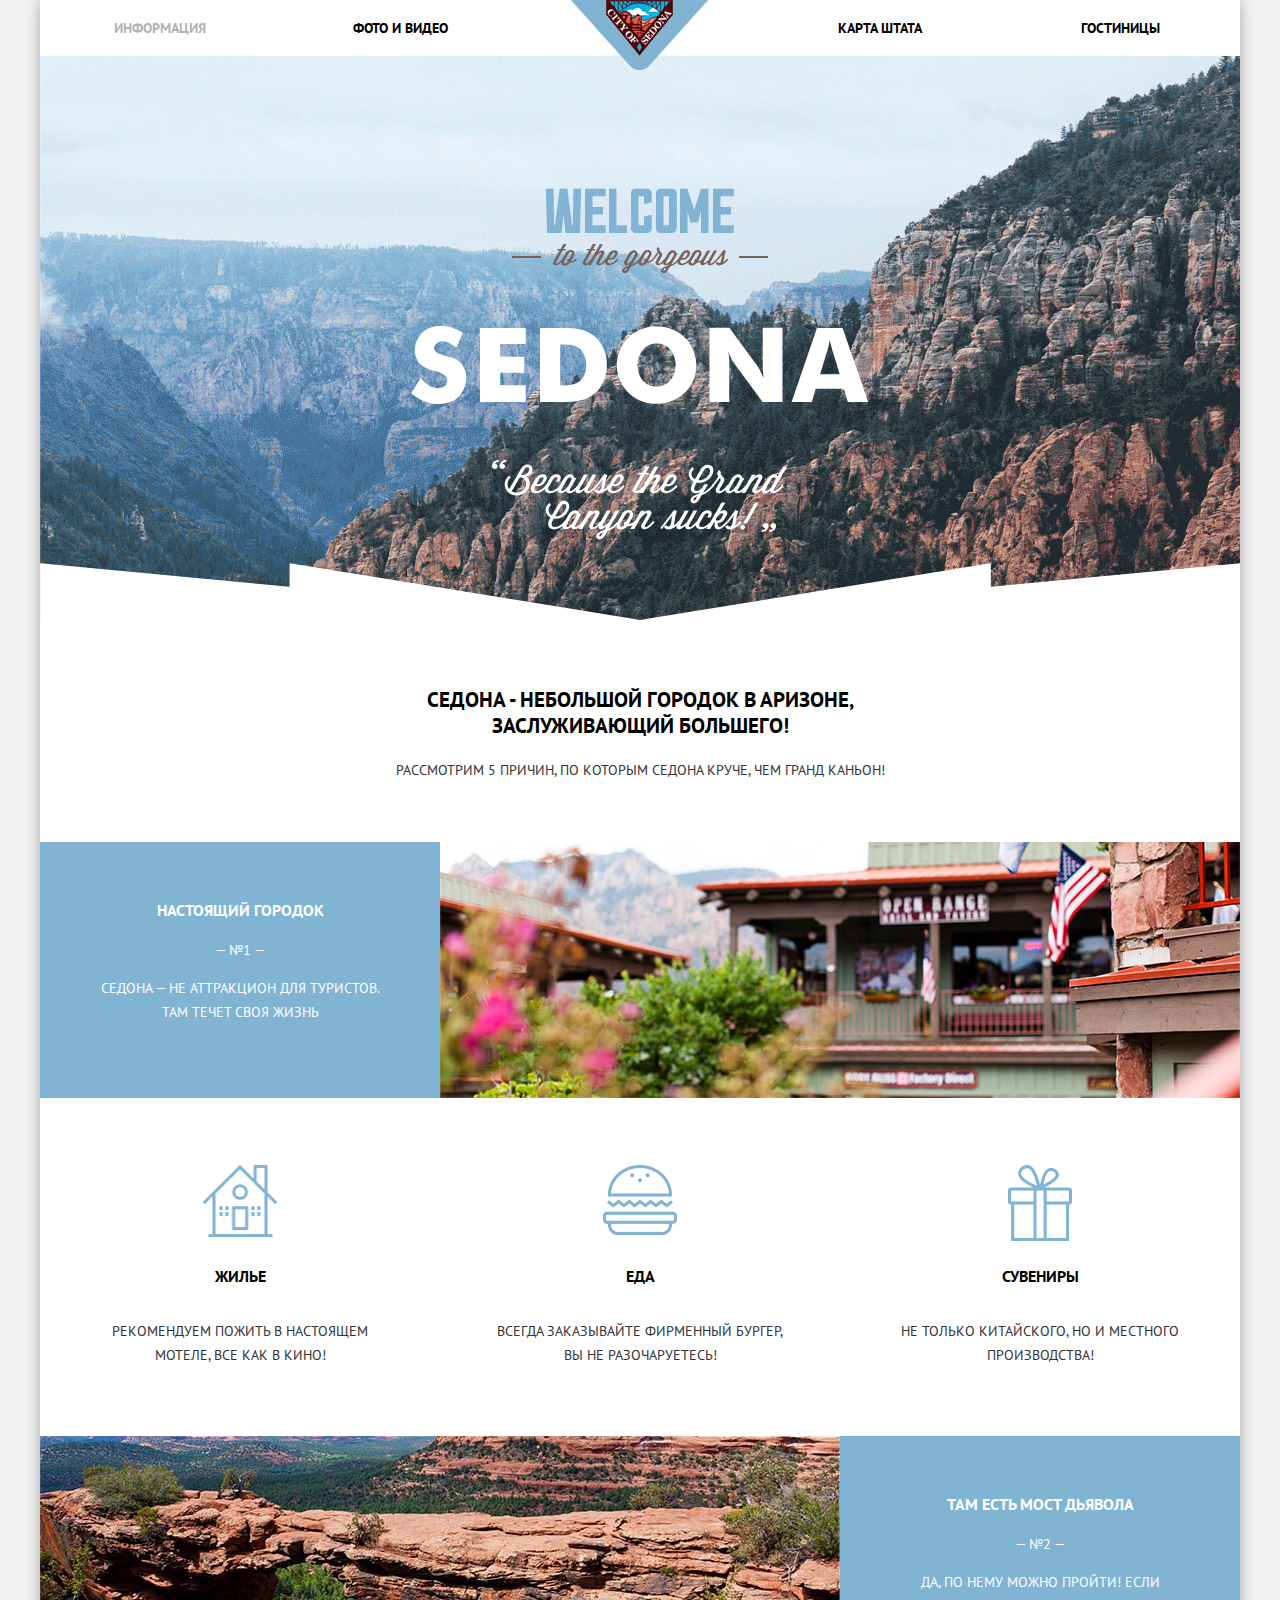
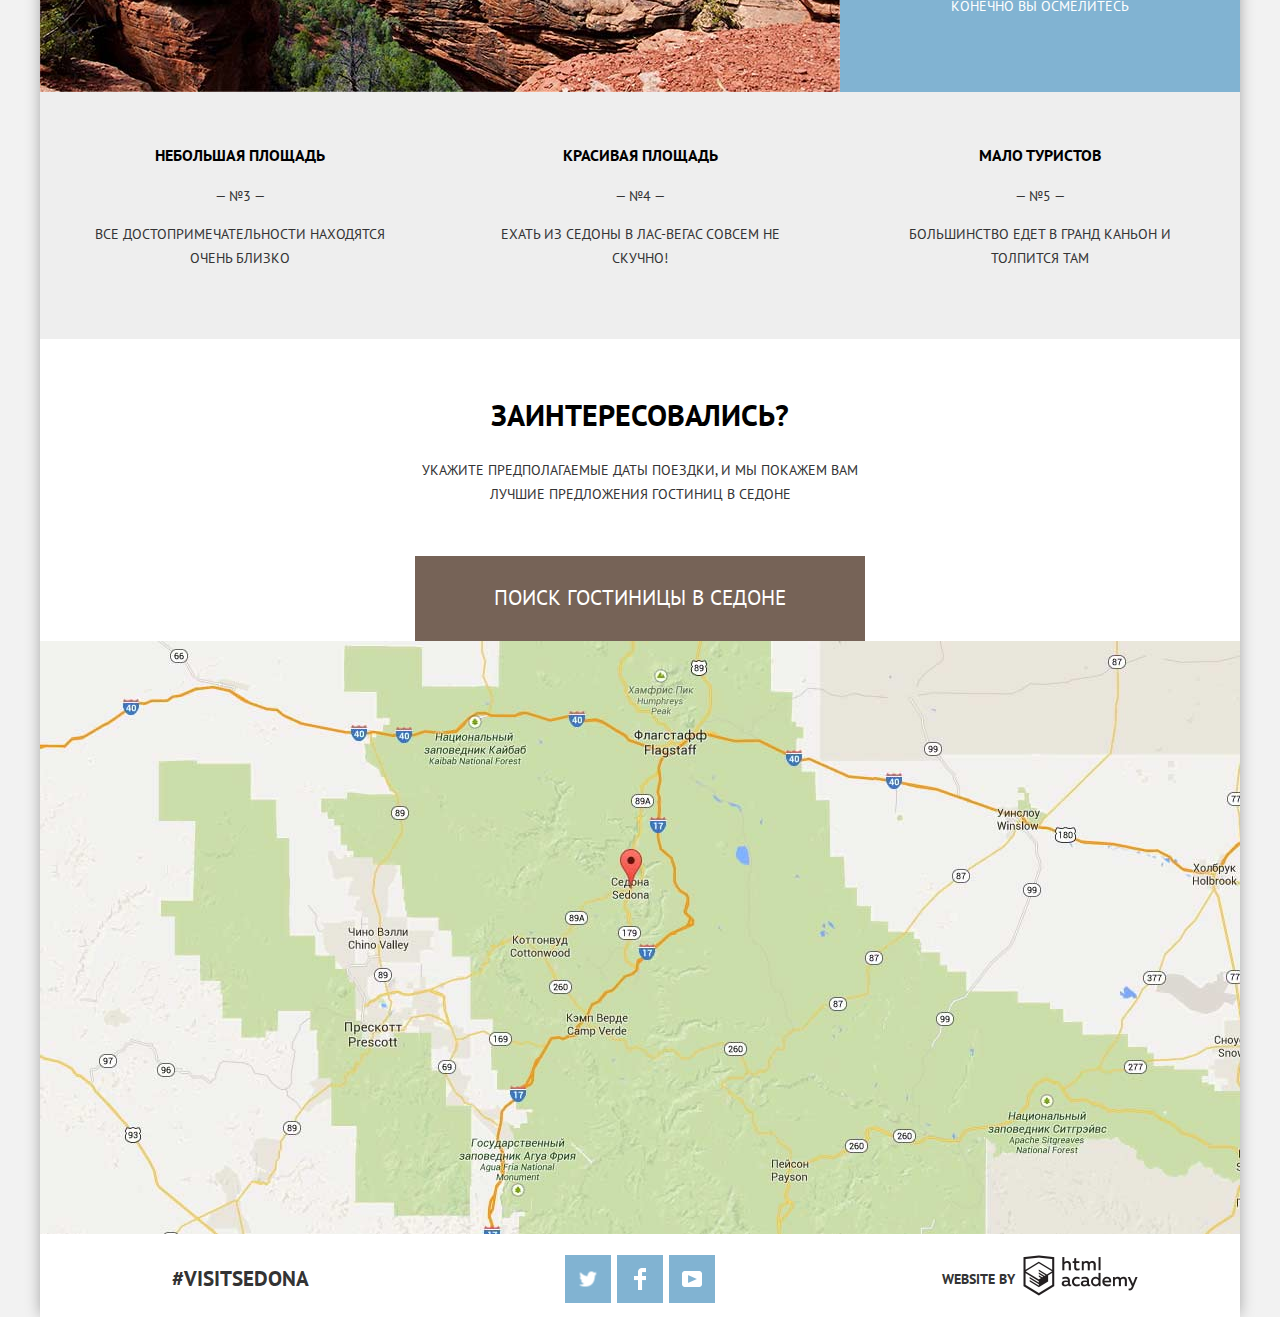
<file: index.html>
<!DOCTYPE html>
<html class="overlay overlay-off" id="html" lang="ru">
<head>
	<meta charset="UTF-8">
	<title>Седона</title>
	<link rel="stylesheet" href="css/normalize.css">
	<link href="https://fonts.googleapis.com/css?family=PT+Sans:400,700&amp;subset=cyrillic" rel="stylesheet">
	<link rel="stylesheet" href="css/min-style.css">
</head>
<body>
	<header class="main-header">
		<nav class="main-navigation">
			<ul class="main-navigation-items">
				<li class="main-navigation-item"><a class="main-navigation-link active-link">Информация</a></li>
				<li class="main-navigation-item"><a class="main-navigation-link" href="#">Фото и видео</a></li>
				<li class="main-navigation-item logo-item"><a class="main-navigation-link main-logo"><img src="img/main-logo.png" alt="Седона"></a></li>
				<li class="main-navigation-item"><a class="main-navigation-link" href="#">Карта Штата</a></li>
				<li class="main-navigation-item"><a class="main-navigation-link" href="sedona-hotels.html">Гостиницы</a></li>
			</ul>
		</nav>
		<h1 class="visibility-hidden">Седона</h1>
		<img class="header-photo" src="img/header-photo.png" width="1200" alt="Фото седоны">
	</header>
	<main>
		<section class="main-content">
			<section class="main-information">
				<h2 class="main-information-title">Седона - небольшой городок в аризоне, заслуживающий большего!</h2>
				<p class="main-information-paragraph">Рассмотрим 5 причин, по которым Седона круче, чем гранд каньон!</p>
			</section>
		</section>
		<section class="description-block description-block-blue">
			<h3 class="description-title description-title-white">Настоящий городок</h3>
			<span class="description-number">— №1 —</span>
			<p class="description-paragraph">Седона — не аттракцион для туристов. Там течет своя жизнь</p>
		</section>
		<img class="description-photo description-photo-cafe" src="img/cafe-photo.jpg" alt="Кафе Седона">
		<section class="description-block description-feature description-feature-first">
			<h3 class="description-title">Жилье</h3>
			<p class="description-paragraph">Рекомендуем пожить в настоящем мотеле, все как в кино!</p>
		</section>
		<section class="description-block description-feature description-feature-second">
			<h3 class="description-title">Еда</h3>
			<p class="description-paragraph">Всегда заказывайте фирменный бургер, вы не разочаруетесь!</p>
		</section>
		<section class="description-block description-feature description-feature-third">
			<h3 class="description-title">Сувениры</h3>
			<p class="description-paragraph">Не только китайского, но и местного производства!</p>
		</section>
		<img class="description-photo description-photo-bridge" src="img/bridge-devil.jpg" alt="Мост дьявола">
		<section class="description-block description-block-blue">
			<h3 class="description-title description-title-white">Там есть мост дьявола</h3>
			<span class="description-number">— №2 —</span>
			<p class="description-paragraph">Да, по нему можно пройти! Если конечно вы осмелитесь</p>
		</section>
		<section class="description-block description-block-grey">
			<h3 class="description-title">Небольшая площадь</h3>
			<span class="description-number">— №3 —</span>
			<p class="description-paragraph">Все достопримечательности находятся очень близко</p>
		</section>
		<section class="description-block description-block-grey">
			<h3 class="description-title">Красивая площадь</h3>
			<span class="description-number">— №4 —</span>
			<p class="description-paragraph">Ехать из Седоны в Лас-Вегас совсем не скучно!</p>
		</section>
		<section class="description-block description-block-grey">
			<h3 class="description-title">Мало туристов</h3>
			<span class="description-number">— №5 —</span>
			<p class="description-paragraph">Большинство едет в гранд каньон и толпится там</p>
		</section>
	</main>
	<footer class="main-footer">
		<section class="location">
			<h2 class="visibility-hidden">Карта и форма поиска гостиницы</h2>
			<section class="location-information">
				<h2 class="location-information-title">Заинтересовались?</h2>
				<p class="location-information-paragraph">Укажите предполагаемые даты поездки, и мы покажем вам лучшие предложения гостиниц в седоне</p>
				<a class="location-information-button" href="#">Поиск гостиницы в Седоне</a>
			</section>
			<img class="map-photo" src="img/map.jpg" alt="Карта с расположением гостиниц Седоны">
		</section>
		<p class="footer-content">#visitSedona</p>
		<p class="social-buttons">
			<a class="social-button" href="#"><img class="social-icon" src="img/twitter-icon.png" alt=""><span class="visibility-hidden">twitter</span></a>
			<a class="social-button" href="#"><img class="social-icon" src="img/fb-icon.png" alt=""><span class="visibility-hidden">facebook</span></a>
			<a class="social-button" href="#"><img class="social-icon" src="img/youtube-icon.png" alt=""><span class="visibility-hidden">youtube</span></a>
		</p>
		<p class="about-designer">
			<span class="about-designer-paragraph">Website by</span>
			<a href="htmlacademy.ru">
				<img class="about-designer-photo" src="img/htmlacademy-icon.png" width="115" height="41" alt="htmlacademy">
			</a>
		</p>
	</footer>
	<form class="search-form search-form-off" action="#" method="get">
		<ul class="search-form-items">
			<li class="search-form-item">
				<label class="search-form-label" for="date-arrival">Дата Заезда:</label>
				<input class="search-form-input" id="date-arrival" type="text" value="24 апреля 2018">
			</li>
			<li class="search-form-item">
				<label class="search-form-label" for="date-departure">Дата Выезда:</label>
				<input class="search-form-input" id="date-departure" type="text" value="4 июля 2018">
			</li>
			<li class="search-form-item">
				<ul class="amount-people-items">
					<li class="amount-people-item">
						<label class="amount-people-label" for="amount-adults">Взрослые:</label>
						<button class="minus" id="minus-number-adults" type="button">-</button>
						<input class="amount-people-input" id="amount-adults" type="text" value="0">
						<button class="plus" id="plus-number-adults" type="button">+</button>
					</li>
					<li class="amount-people-item">
						<label class="amount-people-label" for="amount-kids">Дети:</label>
						<button class="minus" id="minus-number-kids" type="button">-</button>
						<input class="amount-people-input" id="amount-kids" type="text" value="0">
						<button class="plus" id="plus-number-kids" type="button">+</button>
					</li>
				</ul>
			</li>
		</ul>
		<input class="search-form-button" type="button" value="Найти">
	</form>
	<button class="close-form-button close-button-off" type="button"><span class="visually-hidden">закрыть</span></button>
	<script src="js/min-script.js"></script>
</body>
</html>
</file>
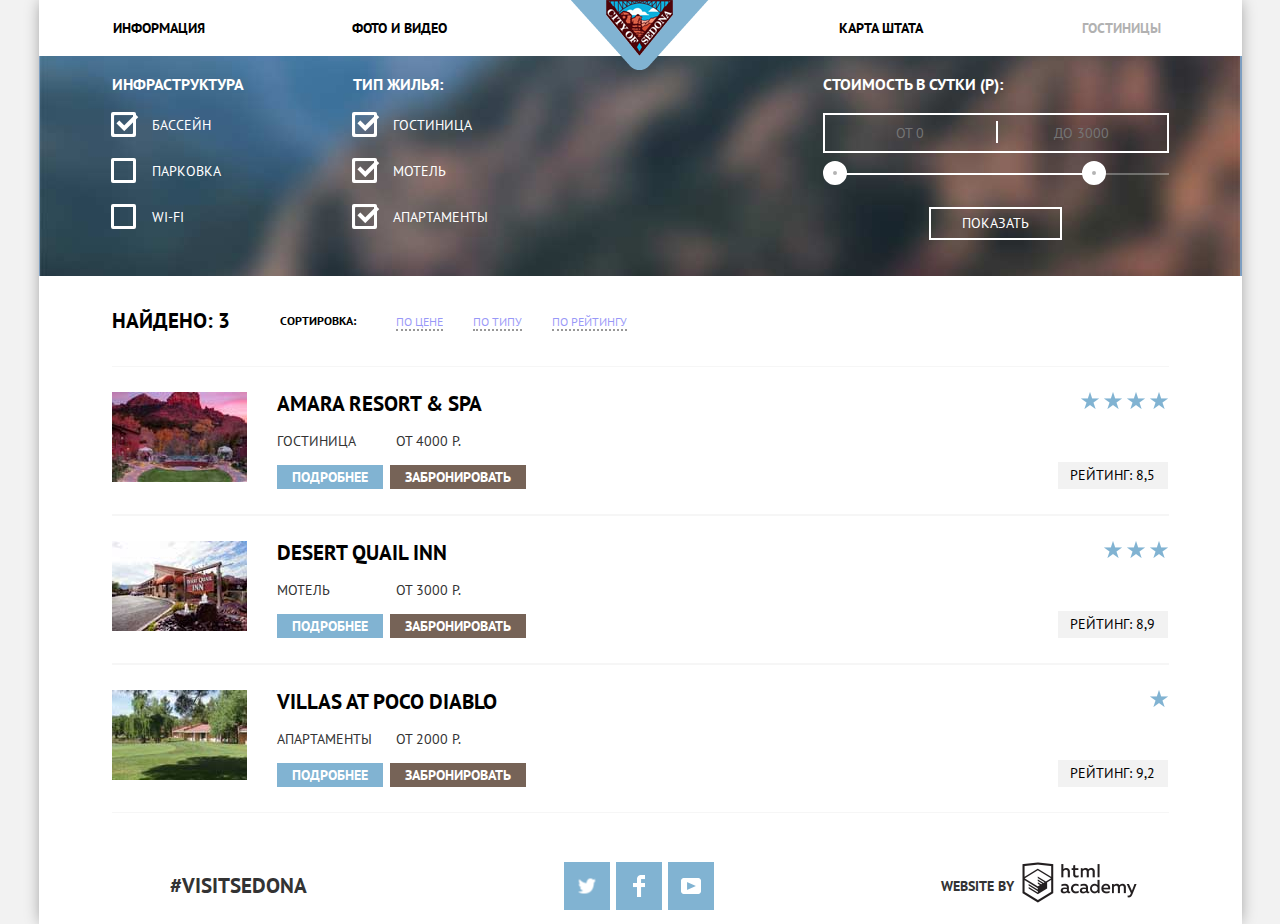
<file: sedona-hotels.html>
<!DOCTYPE html>
<html lang="ru">
<head>
	<meta charset="UTF-8">
	<title>Седона</title>
	<link rel="stylesheet" href="css/normalize.css">
	<link href="https://fonts.googleapis.com/css?family=PT+Sans:400,700&amp;subset=cyrillic" rel="stylesheet">
	<link rel="stylesheet" href="css/min-style.css">
</head>
<body>
	<header class="main-header">
		<nav class="main-navigation">
			<ul class="main-navigation-items">
				<li class="main-navigation-item"><a class="main-navigation-link" href="index.html">Информация</a></li>
				<li class="main-navigation-item"><a class="main-navigation-link" href="#">Фото и видео</a></li>
				<li class="main-navigation-item logo-item"><a class="main-navigation-link main-logo" href="index.html"><img src="img/main-logo.png" alt="Седона"></a></li>
				<li class="main-navigation-item"><a class="main-navigation-link" href="#">Карта Штата</a></li>
				<li class="main-navigation-item"><a class="main-navigation-link active-link">Гостиницы</a></li>
			</ul>
		</nav>
		<h1 class="visibility-hidden">Отели Седоны</h1>
	</header>
	<main class="sedona-hotels">
			<form class="form-filter-hotels" action="#" method="get">
				<h2 class="visibility-hidden">Форма поиска</h2>
				<ul class="form-items">
					<li class="form-item">
						<h3 class="form-item-title">Инфраструктура</h3>
						<ul class="service-items">
							<li class="service-item">
								<input class="service-item-checkbox visually-hidden" id="pool" type="checkbox" checked>
								<img class="icon-checkbox-on" src="img/icon-checkbox-on.png" alt="">
								<label class="service-item-label" for="pool">Бассейн</label>
							</li>
							<li class="service-item">
								<input class="service-item-checkbox visually-hidden" id="parking" type="checkbox">
								<img class="icon-checkbox-on" src="img/icon-checkbox-on.png" alt="">
								<label class="service-item-label" for="parking">Парковка</label>
							</li>
							<li class="service-item">
								<input class="service-item-checkbox visually-hidden" id="wifi" type="checkbox">
								<img class="icon-checkbox-on" src="img/icon-checkbox-on.png" alt="">
								<label class="service-item-label" for="wifi">Wi-Fi</label>
							</li>
						</ul>
					</li>
					<li class="form-item">
						<h3 class="form-item-title">Тип Жилья:</h3>
						<ul class="service-items">
							<li class="service-item">
								<input class="service-item-checkbox visually-hidden" id="hotel" type="checkbox" checked>
								<img class="icon-checkbox-on" src="img/icon-checkbox-on.png" alt="">
								<label class="service-item-label" for="hotel">Гостиница</label>
							</li>
							<li class="service-item">
								<input class="service-item-checkbox visually-hidden" id="motel" type="checkbox" checked>
								<img class="icon-checkbox-on" src="img/icon-checkbox-on.png" alt="">
								<label class="service-item-label" for="motel">Мотель</label>
							</li>
							<li class="service-item">
								<input class="service-item-checkbox visually-hidden" id="apartments" type="checkbox" checked>
								<img class="icon-checkbox-on" src="img/icon-checkbox-on.png" alt="">
								<label class="service-item-label" for="apartments">Апартаменты</label>
							</li>
						</ul>
					</li>
					<li class="form-item price-item">
						<h3 class="form-item-title">Cтоимость в сутки (р):</h3>
						<ul class="consumption-items">
							<li class="consumption-item consumption-input-items">
								<input class="consumption-input-item input-first-price" type="text" placeholder="От 0">
								<input class="consumption-input-item input-second-price" type="text" placeholder="До 3000">
								<span class="separatory-line"></span>
							</li>
							<li class="consumption-item consumption-slide">
								<div class="consumption-scale"></div>
								<div class="consumption-range consumption-first-range"></div>
								<div class="consumption-range consumption-second-range"></div>
								<div class="consumption-scale-filled"></div>
							</li>
							<li class="consumption-item">
								<input class="form-button" type="button" value="ПОКАЗАТЬ">
							</li>
						</ul>
					</li>
				</ul>
			</form>
			<section class="result-form">
				<h2 class="result-title">Найдено: <span class="result-number">3</span></h2>
				<h3 class="result-sorting-title">Сортировка:</h3>
				<ul class="result-sorting-items">
					<li class="result-sorting-item"><a class="result-sorting-link" href="#">По цене</a></li>
					<li class="result-sorting-item"><a class="result-sorting-link" href="#">По типу</a></li>
					<li class="result-sorting-item"><a class="result-sorting-link" href="#">По рейтингу</a></li>
				</ul>
				<div class="result-sorting-button sorting-button-up"></div>
				<div class="result-sorting-button sorting-button-down"></div>
			</section>
			<ul class="result-items">
				<li class="result-item">
					<section class="residence-information">
						<div class="img-residence">
							<img src="img/amara-resort-residence.jpg" alt="фото amara resort">
						</div>
						<section class="residence-content">
							<h2 class="name-residence">Amara Resort & Spa</h2>
							<ul class="residence-data-items">
								<li class="residence-data-item location-data">Гостиница</li>
								<li class="residence-data-item price-data">от 4000 р.</li>
							</ul>
							<ul class="residence-items-button">
								<li class="residence-item-button"><a class="button-more-information" href="#"><span class="button-active-link">Подробнее</span></a></li>
								<li class="residence-item-button"><a class="button-booking" href="#"><span class="button-active-link">Забронировать</span></a></li>
							</ul>
						</section>
					</section>
					<section class="residence-rating">
						<ul class="rating-star-items">
							<li class="rating-star-item"><img src="img/star.png" alt="звезда"></li>
							<li class="rating-star-item"><img src="img/star.png" alt="звезда"></li>
							<li class="rating-star-item"><img src="img/star.png" alt="звезда"></li>
							<li class="rating-star-item"><img src="img/star.png" alt="звезда"></li>
						</ul>
						<section class="rating-mark">
							<h2 class="rating-mark-title">Рейтинг: 8,5</h2>
						</section>
					</section>
				</li>
				<li class="result-item">
					<section class="residence-information">
						<div class="img-residence">
							<img src="img/desert-quail-inn.jpg" alt="фото desert quail inn">
						</div>
						<section class="residence-content">
							<h2 class="name-residence">Desert Quail Inn</h2>
							<ul class="residence-data-items">
								<li class="residence-data-item location-data">Мотель</li>
								<li class="residence-data-item price-data">от 3000 р.</li>
							</ul>
							<ul class="residence-items-button">
								<li class="residence-item-button"><a class="button-more-information" href="#"><span class="button-active-link">Подробнее</span></a></li>
								<li class="residence-item-button"><a class="button-booking" href="#"><span class="button-active-link">Забронировать</span></a></li>
							</ul>
						</section>
					</section>
					<section class="residence-rating">
						<ul class="rating-star-items">
							<li class="rating-star-item"><img src="img/star.png" alt="звезда"></li>
							<li class="rating-star-item"><img src="img/star.png" alt="звезда"></li>
							<li class="rating-star-item"><img src="img/star.png" alt="звезда"></li>
						</ul>
						<section class="rating-mark">
							<h2 class="rating-mark-title">Рейтинг: 8,9</h2>
						</section>
					</section>
				</li>
				<li class="result-item">
					<section class="residence-information">
						<div class="img-residence">
							<img src="img/villas-at-poco-diablo.jpg" alt="фото villas at poco diablo">
						</div>
						<section class="residence-content">
							<h2 class="name-residence">Villas at Poco Diablo</h2>
							<ul class="residence-data-items">
								<li class="residence-data-item location-data">Апартаменты</li>
								<li class="residence-data-item price-data">от 2000 р.</li>
							</ul>
							<ul class="residence-items-button">
								<li class="residence-item-button"><a class="button-more-information" href="#"><span class="button-active-link">Подробнее</span></a></li>
								<li class="residence-item-button"><a class="button-booking" href="#"><span class="button-active-link">Забронировать</span></a></li>
							</ul>
						</section>
					</section>
					<section class="residence-rating">
						<ul class="rating-star-items">
							<li class="rating-star-item"><img src="img/star.png" alt="звезда"></li>
						</ul>
						<section class="rating-mark">
							<h2 class="rating-mark-title">Рейтинг: 9,2</h2>
						</section>
					</section>
				</li>
			</ul>
	</main>
	<footer class="main-footer">
		<p class="footer-content">#visitSedona</p>
		<p class="social-buttons">
			<a class="social-button" href="#"><img class="social-icon" src="img/twitter-icon.png" alt=""><span class="visibility-hidden">twitter</span></a>
			<a class="social-button" href="#"><img class="social-icon" src="img/fb-icon.png" alt=""><span class="visibility-hidden">facebook</span></a>
			<a class="social-button" href="#"><img class="social-icon" src="img/youtube-icon.png" alt=""><span class="visibility-hidden">youtube</span></a>
		</p>
		<p class="about-designer">
			<span class="about-designer-paragraph">Website by</span>
			<a href="htmlacademy.ru">
				<img class="about-designer-photo" src="img/htmlacademy-icon.png" width="115" height="41" alt="htmlacademy">
			</a>
		</p>
	</footer>
</body>
</html>
</file>
<file: css/min-style.css>
.main-header{background-color:#fff}.main-navigation-items{display:flex;flex-direction:row;list-style:none;min-height:56px;margin:0;padding:0}.main-navigation-item{display:flex;flex-direction:row;flex-basis:245px;flex-grow:1;justify-content:center;align-items:center;margin:0;padding:0}.main-navigation-link{display:inline-block;text-decoration:none;font-size:14px;font-weight:700;line-height:26px;color:#000}.main-navigation-link:not(.active-link):hover{color:#81b3d2}.main-navigation-link:not(.main-logo):active{opacity:0.3}.logo-item{position:relative;align-self:flex-start}.main-logo{position:absolute;top:0}.header-photo{display:block;margin-bottom:50px}main:not(.sedona-hotels){display:grid;grid-template-columns:repeat(3,400px);grid-template-rows:repeat(5,auto)}.main-content{display:flex;grid-column:1/-1}.main-information{width:580px;margin:0 auto 45px auto;text-align:center;line-height:26px}.main-information-title{font-size:21px}.form-filter-hotels{color:#fff;background-color:#7c9ec1;background-image:url("../img/form-background.jpg");background-repeat:no-repeat;background-position:50% 50%}.form-items,.service-items{list-style:none;margin:0;padding:0}.form-items{display:grid;grid-template-columns:241px 288px 528px;min-height:220px;padding-right:73px;padding-left:73px}.form-item,.service-item{margin:0;padding:0}.service-item{position:relative;margin-bottom:22px}.service-item:last-child,.consumption-item:last-child{margin-bottom:0}.service-item-label{position:relative;padding-left:40px}.service-item-label::before{content:"";position:absolute;top:-4px;left:-1px;width:19px;height:19px;border:3px solid #fff;border-radius:2px}.icon-checkbox-on{display:none}.service-item-checkbox:checked ~ .icon-checkbox-on{position:absolute;top:0;left:0;display:block}.service-item-checkbox:checked ~ .icon-checkbox-off{display:none}.service-item-checkbox:disabled ~ .icon-checkbox-off,.service-item-checkbox:disabled ~ .icon-checkbox-on,.service-item-checkbox:disabled ~ .service-item-label{opacity:0.4}.price-item{min-width:330px;padding-left:10px;justify-self:end}.form-item-title{color:#fff}.consumption-items{list-style:none;margin:0;padding:0}.consumption-item{margin:0;margin-bottom:11px;padding:0}.consumption-input-items{position:relative;display:flex;flex-direction:row;flex-wrap:wrap;margin-bottom:20px}.consumption-input-item{height:34px;padding-right:5px;padding-left:5px;text-align:center;text-transform:uppercase;color:#fff;background-color:transparent;border:2px solid #ffffff}.separatory-line{position:absolute;top:20%;left:50%;right:50%;width:2px;height:22px;background-color:#fff}.input-first-price{border-right:none}.input-second-price{border-left:none}.consumption-slide{box-sizing:border-box;position:relative;margin-bottom:32px;padding-left:12px}.consumption-scale{box-sizing:border-box;position:relative;width:100%;height:2px;background-color:#fff;opacity:0.3}.consumption-scale-filled{position:absolute;top:0;width:75%;height:2px;background-color:#fff}.consumption-range{position:absolute;width:4px;height:4px;background-color:#b4b4b4;border:10px solid #fff;border-radius:50%;transform:translate(0%,-50%)}.consumption-first-range{top:0;left:0;z-index:100}.consumption-second-range{top:0;left:75%;z-index:100}.form-button{display:block;width:133px;height:33px;margin:0 auto;color:#fff;background-color:transparent;border:2px solid #ffffff;cursor:pointer}.form-button:hover{color:#000;background-color:#fff}.result-form{display:flex;flex-direction:row;align-items:center;min-height:90px;padding-right:73px;padding-left:73px}.result-title{margin:0;margin-right:50px}.result-sorting-title{font-size:12px;line-height:18px;margin:0;margin-right:40px}.result-sorting-items{display:flex;flex-wrap:wrap;list-style:none;min-width:240px;max-width:740px;margin:0;padding:0}.result-sorting-item{margin:0;margin-right:30px;padding:0}.result-sorting-item:last-child{margin-right:0}.result-sorting-link{font-size:12px;line-height:18px;text-decoration:none;border-bottom:2px dotted #000;opacity:0.4}.result-sorting-link:hover{color:#81b3d2;border-bottom:2px dotted #81b3d2;opacity:1}.result-sorting-link:active{color:#000;border:none}.result-items,.residence-data-items,.residence-button-items,.rating-star-items{list-style:none;margin:0;padding:0}.result-items{margin-bottom:35px;padding-right:73px;padding-left:73px}.result-item{display:grid;grid-template-columns:repeat(2,528px);border-top:1px solid #f6f6f6;border-bottom:1px solid #f6f6f6}.residence-information{display:flex;flex-direction:row;padding-top:25px;padding-bottom:25px}.residence-content{box-sizing:border-box;display:flex;flex-direction:column;justify-content:space-between;min-width:259px}.img-residence{margin-right:30px}.name-residence{margin:0}.residence-data-items{display:flex;flex-direction:row;justify-content:flex-start;flex-wrap:wrap}.residence-data-item{box-sizing:border-box;margin-right:7px}.residence-data-item:last-child{margin-right:0}.residence-items-button{list-style:none;display:flex;margin:0;padding:0;flex-direction:row;flex-wrap:wrap}.residence-item-button{margin-right:7px}.residence-item-button:last-child{margin-right:0}.button-more-information,.button-booking{display:block;padding-right:15px;padding-left:15px;font-weight:700;text-align:center;text-decoration:none;color:#fff}.button-more-information{background-color:#81b3d2}.button-more-information:hover{background-color:#669ec0}.button-more-information:active{background-color:#5496bd}.button-more-information:active .button-active-link,.button-booking:active .button-active-link{opacity:0.3}.button-booking{background-color:#766357}.button-booking:hover{background-color:#604e43}.button-booking:active{background-color:#503e33}.location-data{min-width:112px}.residence-rating{display:flex;flex-direction:column;justify-content:space-between;align-items:flex-end;padding-top:25px;padding-bottom:25px}.rating-star-items{display:flex}.rating-star-item{margin-right:5px}.rating-star-item:last-child{margin-right:0}.rating-mark{background-color:#f2f2f2}.rating-mark-title{display:flex;justify-content:center;align-items:center;width:110px;min-height:27px;margin:0;padding:0;font-size:14px;font-weight:400;line-height:21px}.description-block{box-sizing:border-box;position:relative;display:flex;flex-direction:column;justify-content:center;min-height:247px;padding:35px 55px 55px 55px;text-align:center}.description-block-blue{color:#fff;background-color:#81b3d2}.description-title-white{color:#fff}.description-photo{box-sizing:border-box;display:block;width:100%;min-height:247px;background-repeat:no-repeat}.description-photo-cafe{grid-column:2/-1}.description-feature{min-height:338px;padding-top:150px}.description-feature::before{content:"";position:absolute;top:20%;left:50%;background:url("../img/sprites-description.png")no-repeat;transform:translateX(-50%)}.description-feature-first::before{width:75px;height:72px;background-position:-112px -11px}.description-feature-second::before{width:74px;height:70px;background-position:-13px -9px}.description-feature-third::before{width:64px;height:76px;background-position:-17px -105px}.description-photo-bridge{grid-column:1/3}.description-block-grey{background-color:#eee}.main-footer{display:grid;grid-template-columns:repeat(3,400px)}.location{grid-column:1/-1;padding-top:33px}.location-information{width:450px;margin-right:auto;margin-left:auto;text-align:center}.location-information-title{font-size:30px;line-height:36px}.location-information-button{display:flex;justify-content:center;align-items:center;min-height:85px;margin-top:50px;font-size:21px;line-height:auto;text-decoration:none;color:#fff;background-color:#766357}.location-information-button:hover{background-color:#604e43}.location-information-button:active{background-color:#503e33}.footer-content,.social-buttons,.about-designer{display:flex;justify-content:center;align-items:center}.footer-content{font-size:21px;font-weight:700;line-height:26px}.social-button{position:relative;width:46px;height:48px;margin-right:6px;background-color:#81b3d2}.social-button:hover{background-color:#669ec0}.social-button:active{background-color:#5496bd}.social-button:last-of-type{margin-right:0}.social-icon{position:absolute;top:50%;left:50%;transform:translate(-50%,-50%)}.about-designer-paragraph{margin-right:8px;font-weight:700}.search-form{position:fixed;top:25%;right:25%;left:25%;z-index:9999;display:flex;flex-direction:column;width:466px;height:258px;margin:0 auto;padding:55px;background-color:#fff}.search-form-off{position:absolute;white-space:nowrap;width:1px;height:1px;overflow:hidden;border:0;padding:0;clip:rect(0 0 0 0);clip-path:inset(50%);margin:-1px;}.search-form-items{list-style:none;margin:0;padding:0}.search-form-item{display:flex;justify-content:flex-start;align-items:center;margin:0;margin-bottom:30px;padding:0}.search-form-label{display:flex;justify-content:left;align-items:center;flex-basis:115px;font-weight:700}.search-form-input{box-sizing:border-box;flex-basis:350px;height:38px;padding:10px 30px 10px 10px;font-weight:700;color:#000;background-color:#f2f2f2;border:none}.amount-people-items{display:flex;justify-content:space-between;list-style:none;width:100%;margin:0;padding:0}.amount-people-item{display:flex;justify-content:center;margin:0;padding:0}.amount-people-label{display:flex;justify-content:center;align-items:center;margin-right:40px;font-weight:700}.amount-people-input{width:33px;height:37px;padding-right:2px;padding-left:2px;font-weight:700;text-align:center;background-color:#f2f2f2;border:none}.people-input-items{display:flex;flex-direction:row;list-style:none;margin:0;padding:0}.people-input-item{list-style:none;margin:0;padding:0}.plus,.minus{box-sizing:border-box;width:37px;height:39px;font-size:21px;line-height:38px;text-align:center;color:#a9a9a9;background-color:#f2f2f2;border:none}.plus:hover,.minus:hover{color:#000;background-color:#ebebeb}.plus:active,.minus:active{color:#abcce1}.amount-people-input:hover,.search-form-input:hover{background-color:#ebebeb}.amount-people-input:focus,.search-form-input:focus{background-color:#fff;outline:2px solid #eee}.search-form-button{display:flex;justify-content:center;align-items:center;height:58px;font-size:21px;line-height:26px;color:#fff;background-color:#81b3d2;border:none}.search-form-button:hover{background-color:#669ec0}.search-form-button:active{background-color:#5496bd}.close-form-button{position:fixed;top:25%;right:25%;left:75%;z-index:9999;width:25px;height:25px;margin:0;padding:0;background-color:transparent;border:none}.close-button-off{position:absolute;white-space:nowrap;width:1px;height:1px;overflow:hidden;border:0;padding:0;clip:rect(0 0 0 0);clip-path:inset(50%);margin:-1px;}.close-form-button::before{content:"";position:absolute;top:50%;left:0;width:25px;height:2px;background-color:#f2f2f2;transform:rotate(-45deg)}.close-form-button::after{content:"";position:absolute;top:50%;left:0;width:25px;height:2px;background-color:#f2f2f2;transform:rotate(45deg)}.close-form-button:hover::before,.close-form-button:hover::after{background-color:#fff}.close-form-button:active::before,.close-form-button:active::after{background-color:#eee}html,body{margin:0;padding:0;font-family:"PT Sans",sans-serif;font-size:14px;line-height:24px;text-transform:uppercase}html{display:flex;min-width:1280px;background-color:#f2f2f2}.overlay::before{content:"";position:fixed;top:0;right:0;left:0;bottom:0;z-index:9998;background-color:#3f3e3f;opacity:0.5}.overlay-off::before{content:"";position:absolute;white-space:nowrap;width:1px;height:1px;overflow:hidden;border:0;padding:0;clip:rect(0 0 0 0);clip-path:inset(50%);margin:-1px;}body{min-width:1200px;margin-right:auto;margin-left:auto;color:#333;background-color:#fff;box-shadow:0 0 15px -2px rgba(0,0,0,0.4)}h1,h2,h3,h4,h5,h6{color:#000}.active-link{opacity:0.3}.visibility-hidden{display:none}.visually-hidden{position:absolute;white-space:nowrap;width:1px;height:1px;overflow:hidden;border:0;padding:0;clip:rect(0 0 0 0);clip-path:inset(50%);margin:-1px;}
</file>
